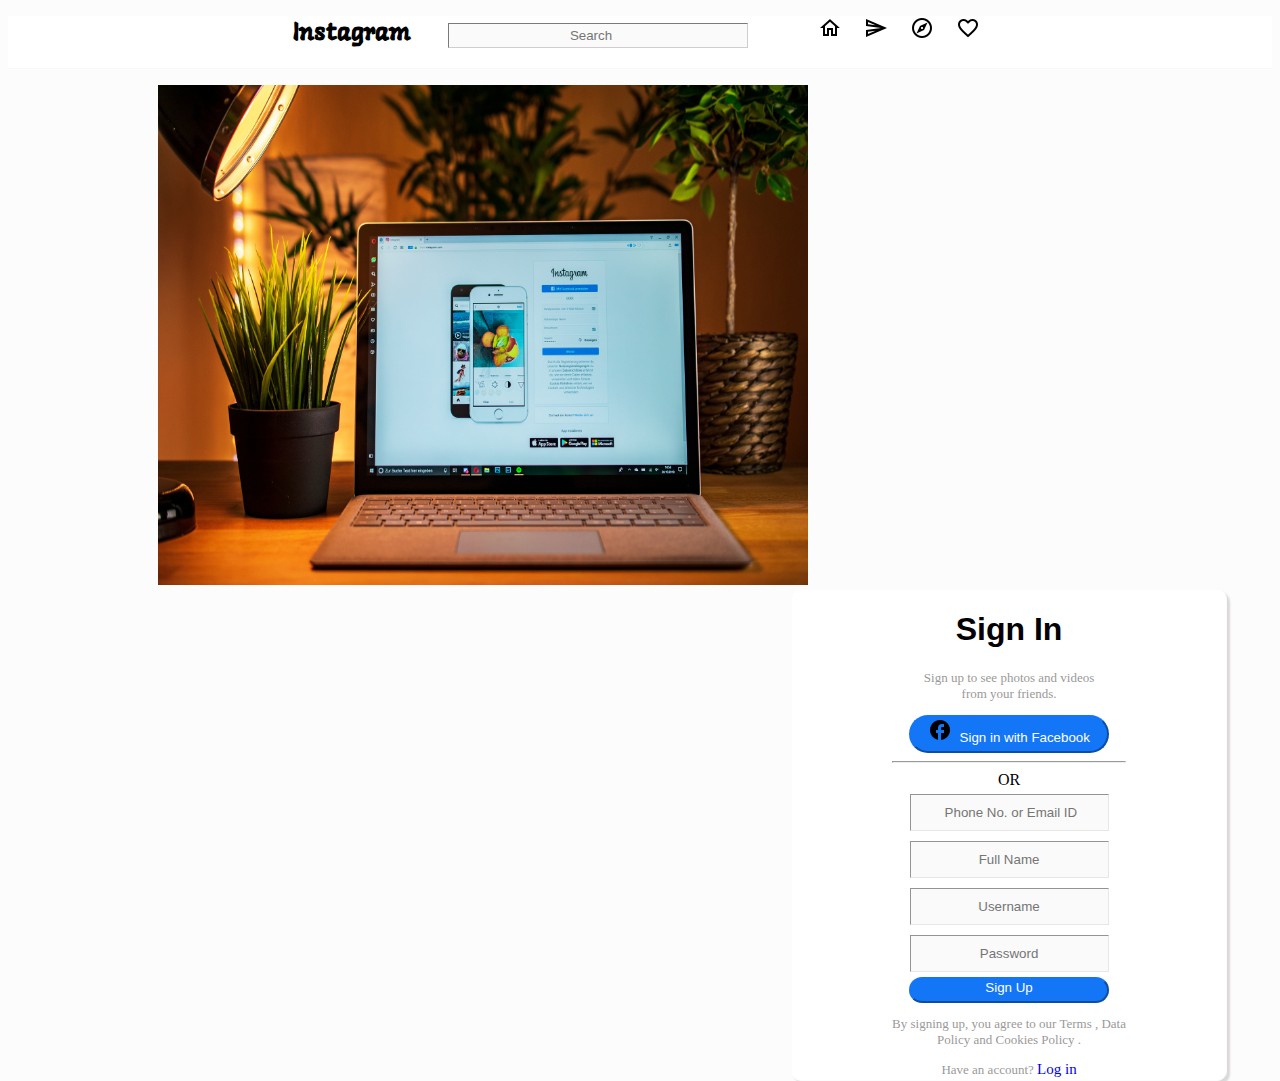
<file: index.html>
<!DOCTYPE html>
<html lang="en">

<head>
    <meta charset="UTF-8">
    <meta http-equiv="X-UA-Compatible" content="IE=edge">
    <meta name="viewport" content="width=device-width, initial-scale=1.0">
    <title>Instagram</title>
    <link rel="stylesheet" href="./assets/css/insta.css" type="text/css">
    <link rel="preconnect" href="https://fonts.gstatic.com">
<link href="https://fonts.googleapis.com/css2?family=Langar&display=swap" rel="stylesheet">
</head>

<body>
    <header>
        <nav>
            <div class="navbar">
                <ul>
                    <li><h5 style="font-family: 'Langar', cursive;font-size:25px; display: inline;">Instagram</h5></li>
                   &nbsp&nbsp&nbsp&nbsp&nbsp
                    <li><input type="search" placeholder="Search"></li>
                    &nbsp&nbsp&nbsp&nbsp&nbsp&nbsp&nbsp&nbsp&nbsp&nbsp&nbsp&nbsp&nbsp
                    <li><a href="index.html"><img src="./assets/icons/outline_home_black_24dp.png"></a></li>&nbsp&nbsp
                    <li><a href="msg.html"><img src="./assets/icons/outline_send_black_24dp.png"></a></li>&nbsp&nbsp
                    <li><a href="msg.html"><img src="./assets/icons/outline_explore_black_24dp.png"></a></li>&nbsp&nbsp
                    <li><img src="./assets/icons/outline_favorite_border_black_24dp.png"></li>&nbsp&nbsp
                </ul>
            </div>
        </nav>
    </header>
    <main class="main">
        <div>

            <img src="./assets/images/laptop-3781380_1920.jpg" width="650px" height="500px">

            <form>
                <h1 style="font-family:'Pattaya', sans-serif">Sign In</h1>
                <p>Sign up to see photos and videos<br> from your friends.</p>
                <button  type="button"><img  class="btn" src="./assets/icons/outline_facebook_black_24dp.png">&nbsp Sign in with
                    Facebook</button><br>
                <hr> OR<br>
                <input type="email" placeholder=" Phone No. or Email ID"><br>
                <input type="text" placeholder="Full Name"><br>
                <input type="text" placeholder="Username"><br>
                <input type="password" placeholder="Password"><br>
                <button class="sign" type="button">Sign Up</button>
                <p>By signing up, you agree to our Terms , Data <br>Policy and Cookies Policy .</p>
                <p  class="login" text="black" >Have an account? <a href="log.html">Log in</a></p>

            </form>
            
             

        </div>
    </main>

</body>

</html>
</file>
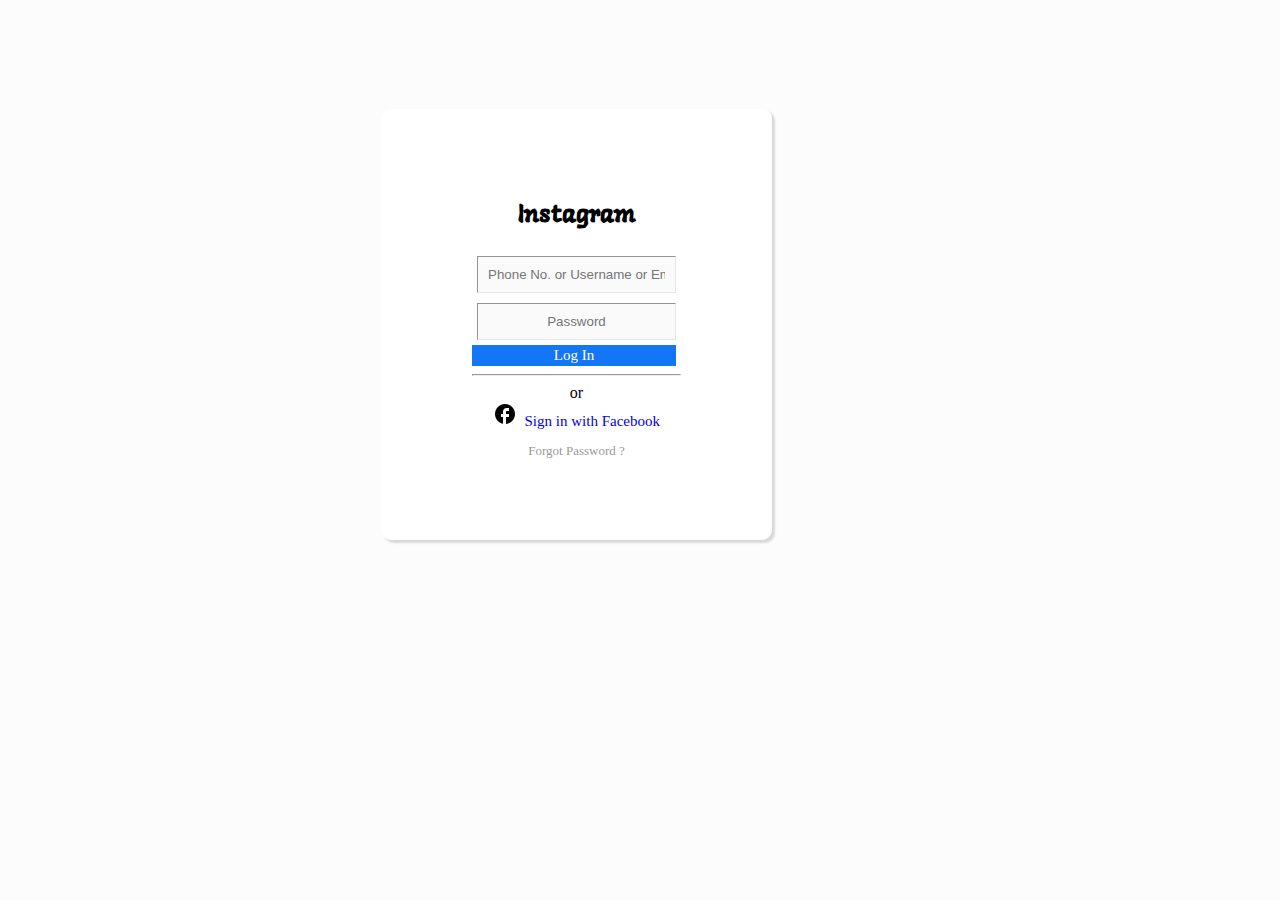
<file: log.html>
<!DOCTYPE html>
<html lang="en">
<head>
    <meta charset="UTF-8">
    <meta http-equiv="X-UA-Compatible" content="IE=edge">
    <meta name="viewport" content="width=device-width, initial-scale=1.0">
    <title>Instagram</title>
    <link rel="stylesheet" href="./assets/css/insta.css" type="text/css">
    <link rel="preconnect" href="https://fonts.gstatic.com">
    <link href="https://fonts.googleapis.com/css2?family=Langar&display=swap" rel="stylesheet">
    <style>
        form{
            margin-top: 100px;
            margin-right: 500px;
            text-align: center;
            padding: 90px 90px ;
        }
        .sign{
            width:200px
        }
    </style>
</head>
<body>
    
    <form>
        <h1 style="font-family: 'Langar', cursive;font-size:25px; display: inline;">Instagram</h1><br><br>

        <input type="email" placeholder="Phone No. or Username or Email ID"><br>
        <input type="password" placeholder="Password"><br>
        <a href="logged.html" style="border:2px solid rgb(19, 118, 247);display:block;width:200px; text-align:center;background-color:rgb(19, 118, 247);color:white" >Log In</a>
        <hr>

        or<br>
        <a href="https://www.facebook.com"><img  class="btn" src="./assets/icons/outline_facebook_black_24dp.png">&nbsp Sign in with
            Facebook<br></a>
         <p>Forgot Password ?</p>   
    </form>
    

    
</body>
</html>
</file>
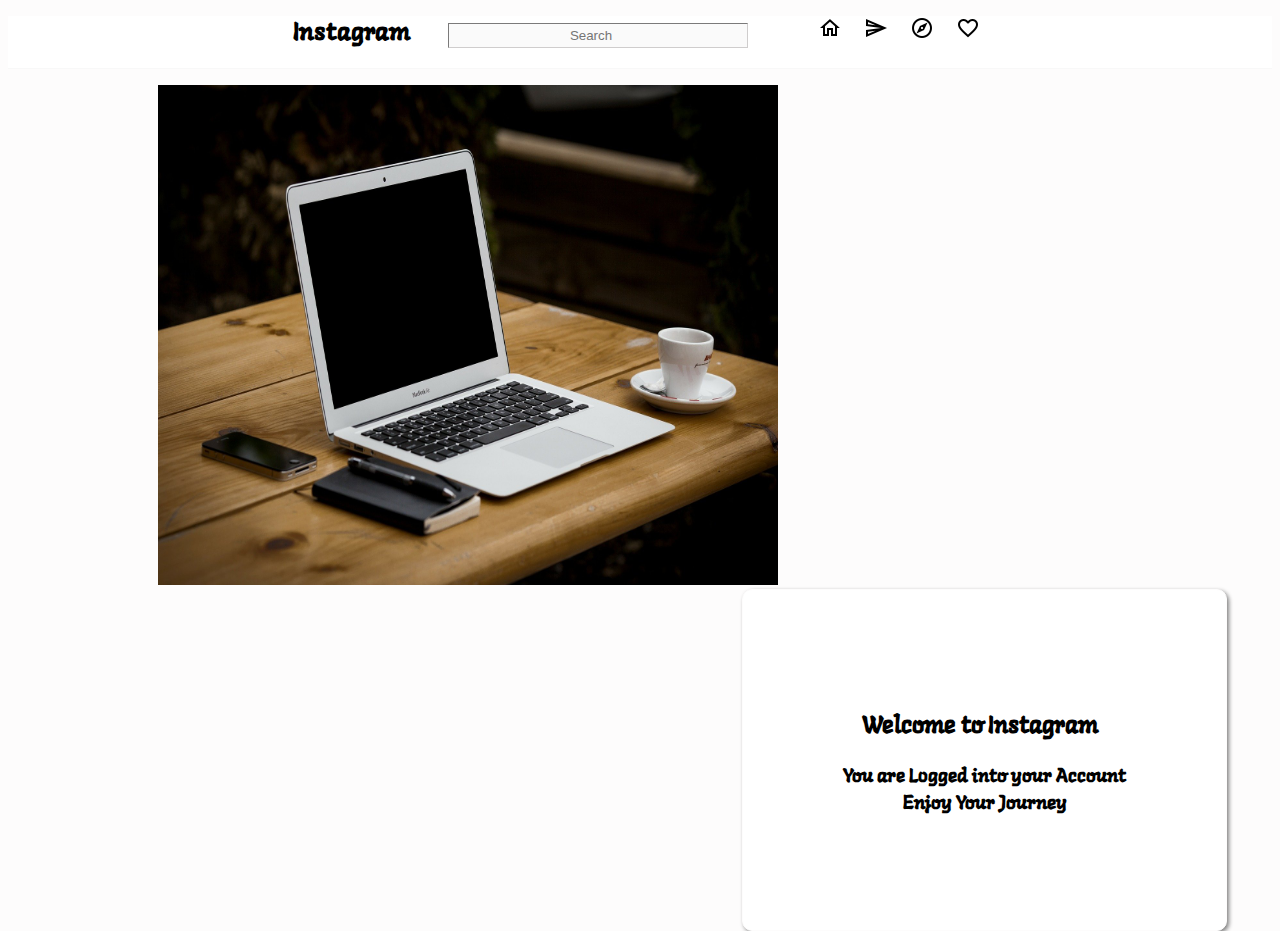
<file: logged.html>
<!DOCTYPE html>
<html lang="en">

<head>
    <meta charset="UTF-8">
    <meta http-equiv="X-UA-Compatible" content="IE=edge">
    <meta name="viewport" content="width=device-width, initial-scale=1.0">
    <title>Instagram</title>
    <link rel="stylesheet" href="./assets/css/insta.css" type="text/css">
    <link rel="preconnect" href="https://fonts.gstatic.com">
    <link href="https://fonts.googleapis.com/css2?family=Langar&display=swap" rel="stylesheet">
</head>

<body>
    <header>
        <nav>
            <div class="navbar">
                <ul>
                    <li>
                        <h5 style="font-family: 'Langar', cursive;font-size:25px; display: inline;">Instagram</h5>
                    </li>
                    &nbsp&nbsp&nbsp&nbsp&nbsp
                    <li><input type="search" placeholder="Search"></li>
                    &nbsp&nbsp&nbsp&nbsp&nbsp&nbsp&nbsp&nbsp&nbsp&nbsp&nbsp&nbsp&nbsp
                    <li><a href="logged.html"><img src="./assets/icons/outline_home_black_24dp.png"></a></li>&nbsp&nbsp
                    <li><a href="#"><img src="./assets/icons/outline_send_black_24dp.png"></a></li>&nbsp&nbsp
                    <li><a href="explore.html"><img src="./assets/icons/outline_explore_black_24dp.png"></a></li>&nbsp&nbsp
                    <li><img src="./assets/icons/outline_favorite_border_black_24dp.png"></li>&nbsp&nbsp
                </ul>
            </div>
        </nav>
    </header>
    <main class="main">
        <div>
            <img src="./assets/images/laptop-336369_1920.jpg" width="620px" height="500px">
            <form align="center" style="height:100px;box-shadow:2px 2px 4px  grey">

                <h2 style="padding-top:100px;padding-right: 10px; font-family: 'Langar', cursive;">

                    Welcome to Instagram
                </h2>
                <h3 style="font-family: 'Langar', cursive;">
                    You are Logged into your Account <br>
                    Enjoy Your Journey
                </h3>
            </form>
        </div>

    </main>

</body>

</html>
</file>
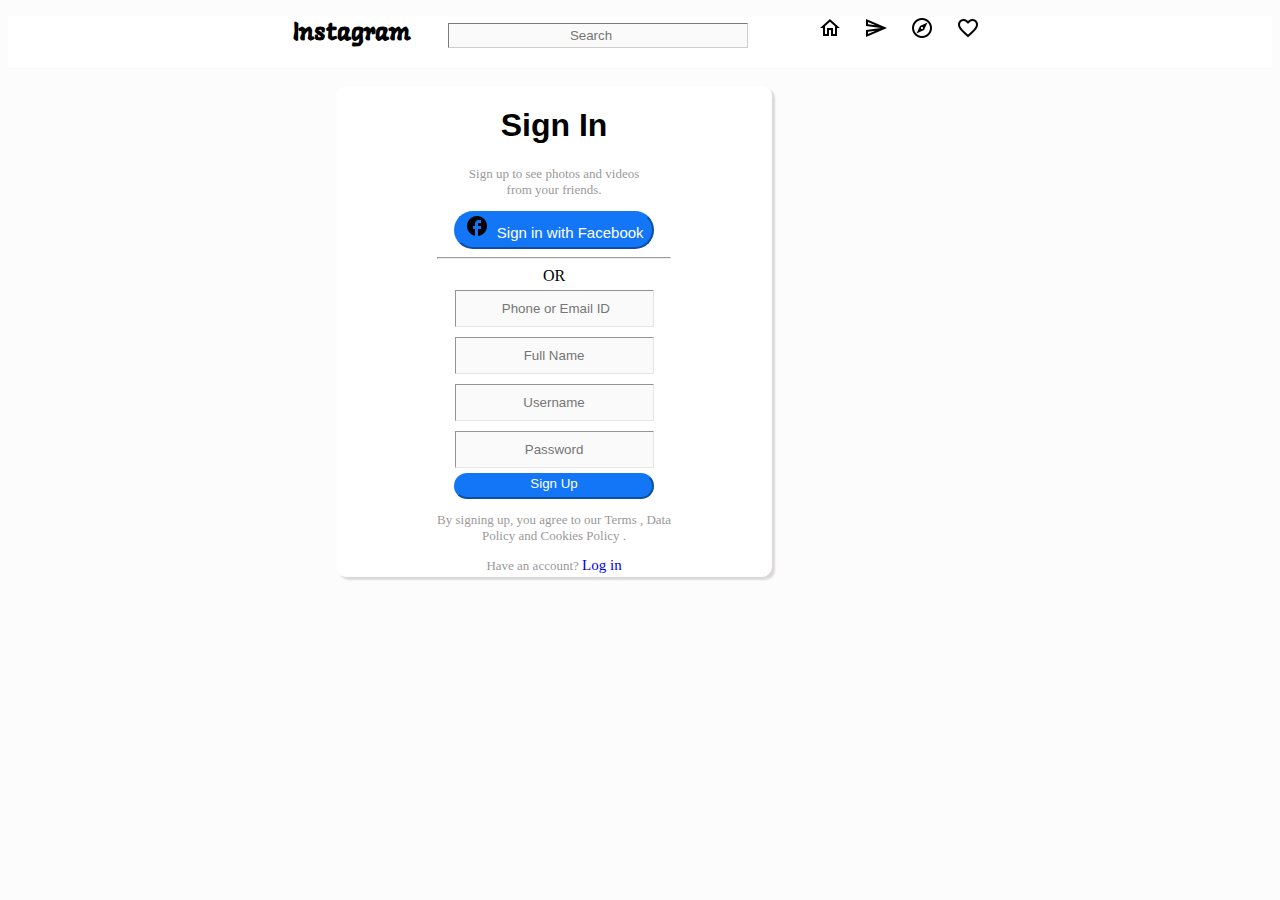
<file: msg.html>
<!DOCTYPE html>
<html lang="en">
<head>
    <meta charset="UTF-8">
    <meta http-equiv="X-UA-Compatible" content="IE=edge">
    <meta name="viewport" content="width=device-width, initial-scale=1.0">
    <title>Instagram</title>
    <link rel="stylesheet" href="./assets/css/insta.css" type="text/css">
    <link rel="preconnect" href="https://fonts.gstatic.com">
<link href="https://fonts.googleapis.com/css2?family=Langar&display=swap" rel="stylesheet">
<style>
    form{
        margin-right: 500px;
    }
</style>
</head>
<body>
    <header>
        <nav>
            <div class="navbar">
                <ul>
                    <li><h5 style="font-family: 'Langar', cursive;font-size:25px; display: inline;">Instagram</h5></li>
                   &nbsp&nbsp&nbsp&nbsp&nbsp
                    <li><input type="search" placeholder="Search"></li>
                    &nbsp&nbsp&nbsp&nbsp&nbsp&nbsp&nbsp&nbsp&nbsp&nbsp&nbsp&nbsp&nbsp
                    <li><a href="index.html"><img src="./assets/icons/outline_home_black_24dp.png"></a></li>&nbsp&nbsp
                    <li><a href="msg.html"><img src="./assets/icons/outline_send_black_24dp.png"></a></li>&nbsp&nbsp
                    <li><a href="msg.html"><img src="./assets/icons/outline_explore_black_24dp.png"></a></li>&nbsp&nbsp
                    <li><img src="./assets/icons/outline_favorite_border_black_24dp.png"></li>&nbsp&nbsp
                </ul>
            </div>
        </nav>
    </header>
    <form>
        <h1 style="font-family:'Pattaya', sans-serif">Sign In</h1>
        <p>Sign up to see photos and videos<br> from your friends.</p>
        <button  type="button"><a src="https://www.facebook.com"><img  class="btn" src="./assets/icons/outline_facebook_black_24dp.png">&nbsp Sign in with
            Facebook</a></button><br>
        <hr> OR<br>
        <input type="email" placeholder=" Phone or Email ID"><br>
        <input type="text" placeholder="Full Name"><br>
        <input type="text" placeholder="Username"><br>
        <input type="password" placeholder="Password"><br>
        <button class="sign" type="button">Sign Up</button>
        <p>By signing up, you agree to our Terms , Data <br>Policy and Cookies Policy .</p>
        <p  class="login" text="black" >Have an account? <a href="log.html">Log in</a></p>
    </form>
    
</body>
</html>
</file>
<file: assets/css/insta.css>
li{
    display: inline;
    flex-direction:row;
    place-content:initial;  
    padding:5px
}
ul{
list-style-type: none;
background-color: white;
text-align: center;
border-bottom: 1px solid rgba(78, 78, 78, 0.041);
padding-left: 50px;
padding-right: 50px;


}
li img{
    height: 8%;
    
}
input[type="search" ] {
    background-color: rgba(121, 120, 120, 0.041);
    appearance: auto;
    box-sizing: border-box;
    border-color: rgb(207, 205, 205);
    width: 300px;
    padding-top:10px;
    height:25px;
    padding-bottom: 10px;
    border-width: 0.5px;
    
    margin-bottom: 20px;
    
}
input{
    text-align: center;
}
body{
    background-color: rgb(253, 252, 252);
}
.main{
    padding-left: 150px;
}

.main img:hover{
    opacity:0.9
}
form{
    box-shadow: rgb(219, 216, 216) 3px 3px 2px ;
    text-align: center;
    border-radius: 10px;
    padding-bottom: 240px;
    padding-left: 100px;
    padding-right: 100px;
    border: 2px solid  rgb(253, 252, 252);
    float:right;
    margin-left: 7px;
    margin-right: 45px;
    height: 250px;
    background-color: white;
    border-width: 0.4px;
}
form input{
    background-color:  rgba(121, 120, 120, 0.041);
    border-color:rgb(233, 230, 230) ;
    border-width: 0.5px;
    padding:10px;
    margin: 5px;
}
form button{
    color:white;
    width:200px;
    max-width: 200px;
    min-width: 120px;
    border-radius:30px;
    text-align: center;
    padding-bottom: 6px;
    border-color: rgb(19, 118, 247) ;
    background-color: rgb(19, 118, 247);
}
form p{
    font-size: 13px;
    color:rgb(155, 153, 153)
    
}

form a{
    text-decoration: none;
    font-size: 15px;
}
img.btn{
    color:white
}

form button:hover,button:active{
    background-color:rgb(133, 178, 236);



}
</file>
